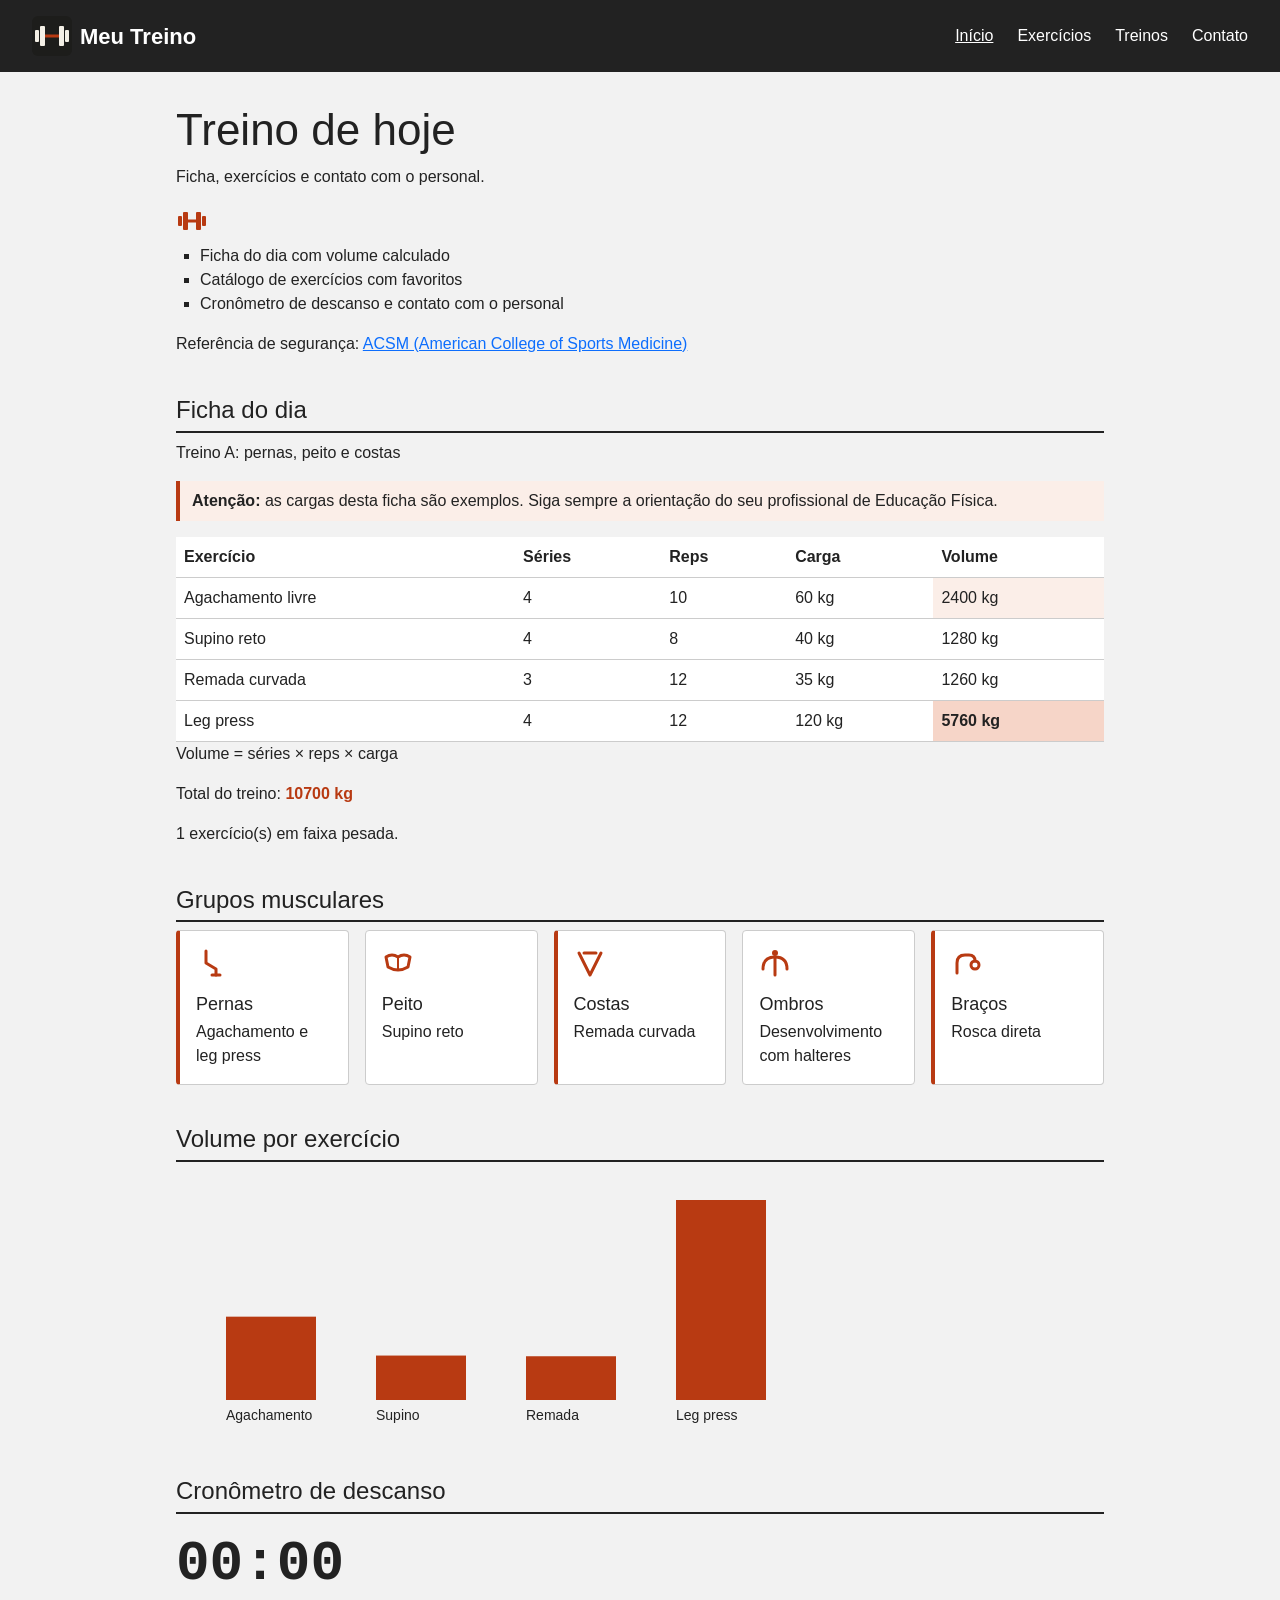
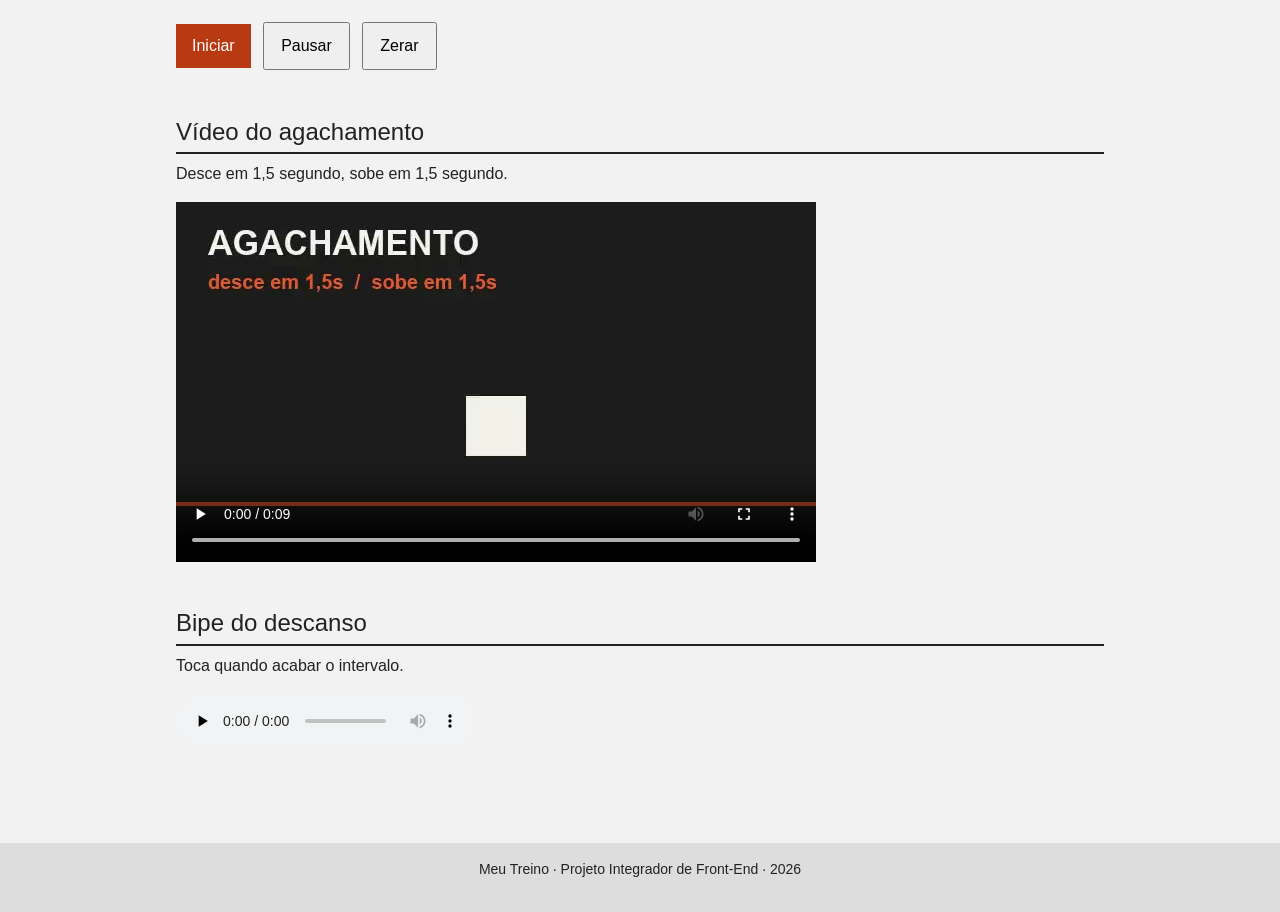
<file: index.html>
<!DOCTYPE html>
<html lang="pt-BR">
<head>
  <meta charset="UTF-8">
  <meta name="viewport" content="width=device-width, initial-scale=1.0">
  <title>Meu Treino</title>
  <link rel="icon" href="assets/images/logo.svg" type="image/svg+xml">
  <link rel="stylesheet" href="css/reset.css">
  <link rel="stylesheet" href="css/style.css">
  <script src="js/script.js" defer></script>
</head>
<body>
  <a class="pular" href="#conteudo">Pular para o conteúdo</a>
  <header class="topo">
    <a href="index.html" class="marca">
      <svg class="logo" width="40" height="40" viewBox="0 0 40 40" role="img" aria-labelledby="logo-titulo">
        <title id="logo-titulo">Logotipo Meu Treino</title>
        <rect width="40" height="40" rx="6" fill="#1d1d1b"/><rect x="3" y="14" width="4" height="12" rx="1" fill="#f3efe6"/><rect x="8" y="10" width="5" height="20" rx="1" fill="#f3efe6"/><rect x="13" y="18.5" width="14" height="3" fill="#b83a12"/><rect x="27" y="10" width="5" height="20" rx="1" fill="#f3efe6"/><rect x="33" y="14" width="4" height="12" rx="1" fill="#f3efe6"/>
      </svg>
      Meu Treino
    </a>
    <button type="button" class="menu-toggle" aria-expanded="false" aria-controls="menu-principal">Menu</button>
    <nav class="menu" id="menu-principal">
        <a href="index.html" class="ativo" aria-current="page">Início</a>
        <a href="exercicios.html">Exercícios</a>
        <div class="dropdown">
          <a href="index.html#ficha">Treinos</a>
          <div class="submenu">
            <a href="index.html#ficha">Ficha do dia</a>
            <a href="index.html#cronometro">Cronômetro</a>
          </div>
        </div>
        <a href="contato.html">Contato</a>
    </nav>
  </header>

  <main class="conteudo" id="conteudo" tabindex="-1">
    <section>
      <h1>Treino de hoje</h1>
      <p>Ficha, exercícios e contato com o personal.</p>
      <img src="assets/images/icone-geral.svg" alt="Ícone de barra de musculação" width="32" height="32">
      <ul>
        <li>Ficha do dia com volume calculado</li>
        <li>Catálogo de exercícios com favoritos</li>
        <li>Cronômetro de descanso e contato com o personal</li>
      </ul>
      <p>Referência de segurança: <a href="https://www.acsm.org/" target="_blank" rel="noopener noreferrer">ACSM (American College of Sports Medicine)</a></p>
    </section>

    <section id="ficha">
      <h2>Ficha do dia</h2>
      <p>Treino A: pernas, peito e costas</p>
      <p class="aviso-saude"><strong>Atenção:</strong> as cargas desta ficha são exemplos. Siga sempre a orientação do seu profissional de Educação Física.</p>
      <table class="ficha">
        <thead>
          <tr>
            <th>Exercício</th>
            <th>Séries</th>
            <th>Reps</th>
            <th>Carga</th>
            <th>Volume</th>
          </tr>
        </thead>
        <tbody>
          <tr><td>Agachamento livre</td><td>4</td><td>10</td><td>60 kg</td><td class="volume">–</td></tr>
          <tr><td>Supino reto</td><td>4</td><td>8</td><td>40 kg</td><td class="volume">–</td></tr>
          <tr><td>Remada curvada</td><td>3</td><td>12</td><td>35 kg</td><td class="volume">–</td></tr>
          <tr><td>Leg press</td><td>4</td><td>12</td><td>120 kg</td><td class="volume">–</td></tr>
        </tbody>
      </table>
      <p>Volume = séries × reps × carga</p>
      <p class="total">Total do treino: <strong id="volume-total">–</strong></p>
      <p id="resumo-ficha"></p>
    </section>

    <section>
      <h2>Grupos musculares</h2>
      <div class="grade-grupos">
        <article class="grupo-card">
          <img src="assets/images/icone-pernas.svg" alt="" width="32" height="32">
          <h3>Pernas</h3>
          <p>Agachamento e leg press</p>
        </article>
        <article class="grupo-card">
          <img src="assets/images/icone-peito.svg" alt="" width="32" height="32">
          <h3>Peito</h3>
          <p>Supino reto</p>
        </article>
        <article class="grupo-card">
          <img src="assets/images/icone-costas.svg" alt="" width="32" height="32">
          <h3>Costas</h3>
          <p>Remada curvada</p>
        </article>
        <article class="grupo-card">
          <img src="assets/images/icone-ombros.svg" alt="" width="32" height="32">
          <h3>Ombros</h3>
          <p>Desenvolvimento com halteres</p>
        </article>
        <article class="grupo-card">
          <img src="assets/images/icone-bracos.svg" alt="" width="32" height="32">
          <h3>Braços</h3>
          <p>Rosca direta</p>
        </article>
      </div>
    </section>

    <section>
      <h2>Volume por exercício</h2>
      <!-- Canvas 2D: gráfico de barras desenhado pelo script.js. O texto entre as tags é o fallback -->
      <canvas id="grafico-volume" width="640" height="260" role="img" aria-label="Gráfico de barras do volume de cada exercício">
        Volume por exercício: Agachamento 2400 kg, Supino 1280 kg, Remada 1260 kg e Leg press 5760 kg.
      </canvas>
    </section>

    <section id="cronometro">
      <h2>Cronômetro de descanso</h2>
      <p class="cron-display" id="cron-display">00:00</p>
      <!-- aria-live só neste aviso: o leitor de tela fala ao iniciar, pausar e zerar, e não a cada segundo -->
      <p class="visualmente-oculto" id="cron-aviso" aria-live="polite"></p>
      <button type="button" class="primario" id="btn-iniciar">Iniciar</button>
      <button type="button" id="btn-pausar">Pausar</button>
      <button type="button" id="btn-zerar">Zerar</button>
    </section>

    <section>
      <h2>Vídeo do agachamento</h2>
      <p>Desce em 1,5 segundo, sobe em 1,5 segundo.</p>
      <!-- preload="metadata": carrega só duração e dimensões, para não gastar dados antes do clique (vídeo abaixo da dobra) -->
      <video controls preload="metadata" width="640" poster="assets/images/agachamento-poster.jpg">
        <source src="media/agachamento.webm" type="video/webm">
        <source src="media/agachamento.mp4" type="video/mp4">
        Seu navegador não reproduz vídeo.
      </video>
    </section>

    <section>
      <h2>Bipe do descanso</h2>
      <p>Toca quando acabar o intervalo.</p>
      <!-- preload="none": áudio curto e pouco usado, então nada é baixado até a pessoa dar play -->
      <audio controls preload="none">
        <source src="media/bipe-descanso.ogg" type="audio/ogg">
        <source src="media/bipe-descanso.mp3" type="audio/mpeg">
        Seu navegador não reproduz áudio.
      </audio>
    </section>
  </main>

  <footer class="rodape">
    <p>Meu Treino · Projeto Integrador de Front-End · 2026</p>
  </footer>

  <!-- Mini-analisador da Aula 09: roda pelo Console (F12) com analisarTreino() -->
  <script src="js/logica.js" defer></script>
</body>
</html>
</file>
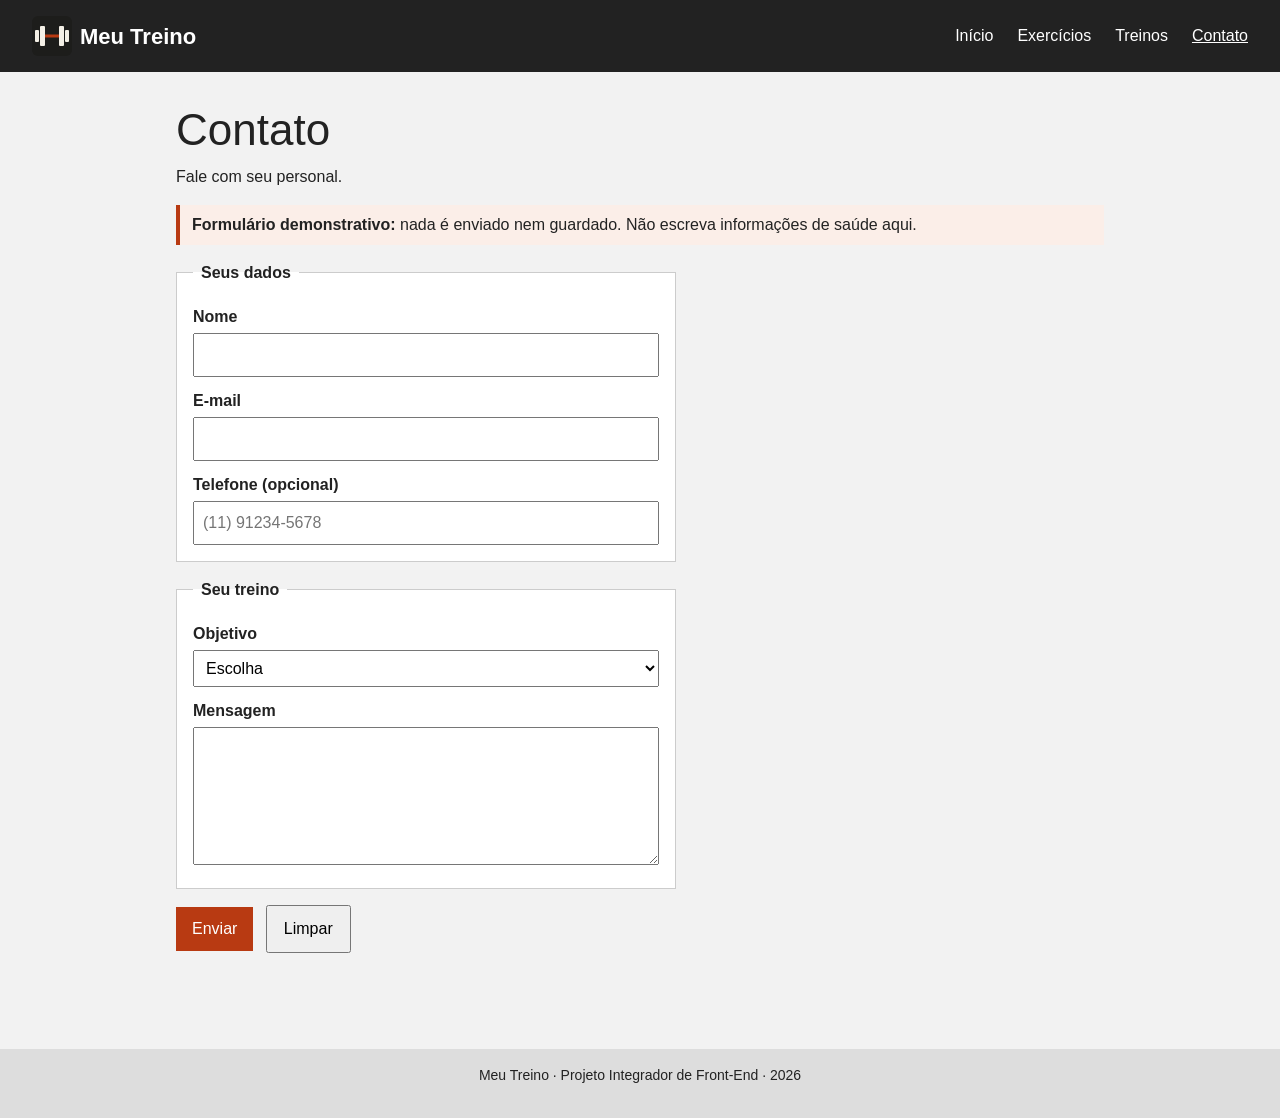
<file: contato.html>
<!DOCTYPE html>
<html lang="pt-BR">
<head>
  <meta charset="UTF-8">
  <meta name="viewport" content="width=device-width, initial-scale=1.0">
  <title>Contato | Meu Treino</title>
  <link rel="icon" href="assets/images/logo.svg" type="image/svg+xml">
  <link rel="stylesheet" href="css/reset.css">
  <link rel="stylesheet" href="css/style.css">
  <script src="js/script.js" defer></script>
</head>
<body>
  <a class="pular" href="#conteudo">Pular para o conteúdo</a>
  <header class="topo">
    <a href="index.html" class="marca">
      <svg class="logo" width="40" height="40" viewBox="0 0 40 40" role="img" aria-labelledby="logo-titulo">
        <title id="logo-titulo">Logotipo Meu Treino</title>
        <rect width="40" height="40" rx="6" fill="#1d1d1b"/><rect x="3" y="14" width="4" height="12" rx="1" fill="#f3efe6"/><rect x="8" y="10" width="5" height="20" rx="1" fill="#f3efe6"/><rect x="13" y="18.5" width="14" height="3" fill="#b83a12"/><rect x="27" y="10" width="5" height="20" rx="1" fill="#f3efe6"/><rect x="33" y="14" width="4" height="12" rx="1" fill="#f3efe6"/>
      </svg>
      Meu Treino
    </a>
    <button type="button" class="menu-toggle" aria-expanded="false" aria-controls="menu-principal">Menu</button>
    <nav class="menu" id="menu-principal">
        <a href="index.html">Início</a>
        <a href="exercicios.html">Exercícios</a>
        <div class="dropdown">
          <a href="index.html#ficha">Treinos</a>
          <div class="submenu">
            <a href="index.html#ficha">Ficha do dia</a>
            <a href="index.html#cronometro">Cronômetro</a>
          </div>
        </div>
        <a href="contato.html" class="ativo" aria-current="page">Contato</a>
    </nav>
  </header>

  <main class="conteudo" id="conteudo" tabindex="-1">
    <section>
      <h1>Contato</h1>
      <p>Fale com seu personal.</p>
      <p class="aviso-saude"><strong>Formulário demonstrativo:</strong> nada é enviado nem guardado. Não escreva informações de saúde aqui.</p>

      <form id="form-contato" action="#" method="post">
        <fieldset>
          <legend>Seus dados</legend>

          <label for="nome">Nome</label>
          <input type="text" id="nome" name="nome" required>

          <label for="email">E-mail</label>
          <input type="email" id="email" name="email" required>

          <label for="telefone">Telefone (opcional)</label>
          <input type="tel" id="telefone" name="telefone" placeholder="(11) 91234-5678"
                 pattern="\(\d{2}\) \d{4,5}-\d{4}" title="Formato: (11) 91234-5678">
        </fieldset>

        <fieldset>
          <legend>Seu treino</legend>

          <label for="objetivo">Objetivo</label>
          <select id="objetivo" name="objetivo" required>
            <option value="">Escolha</option>
            <option value="hipertrofia">Ganhar massa</option>
            <option value="emagrecimento">Emagrecer</option>
            <option value="condicionamento">Condicionamento</option>
            <option value="saude">Saúde</option>
          </select>

          <label for="mensagem">Mensagem</label>
          <textarea id="mensagem" name="mensagem" rows="5" required></textarea>
        </fieldset>

        <button type="submit" class="primario">Enviar</button>
        <button type="reset">Limpar</button>
        <p id="aviso-contato" role="status"></p>
      </form>
    </section>
  </main>

  <footer class="rodape">
    <p>Meu Treino · Projeto Integrador de Front-End · 2026</p>
  </footer>
</body>
</html>
</file>
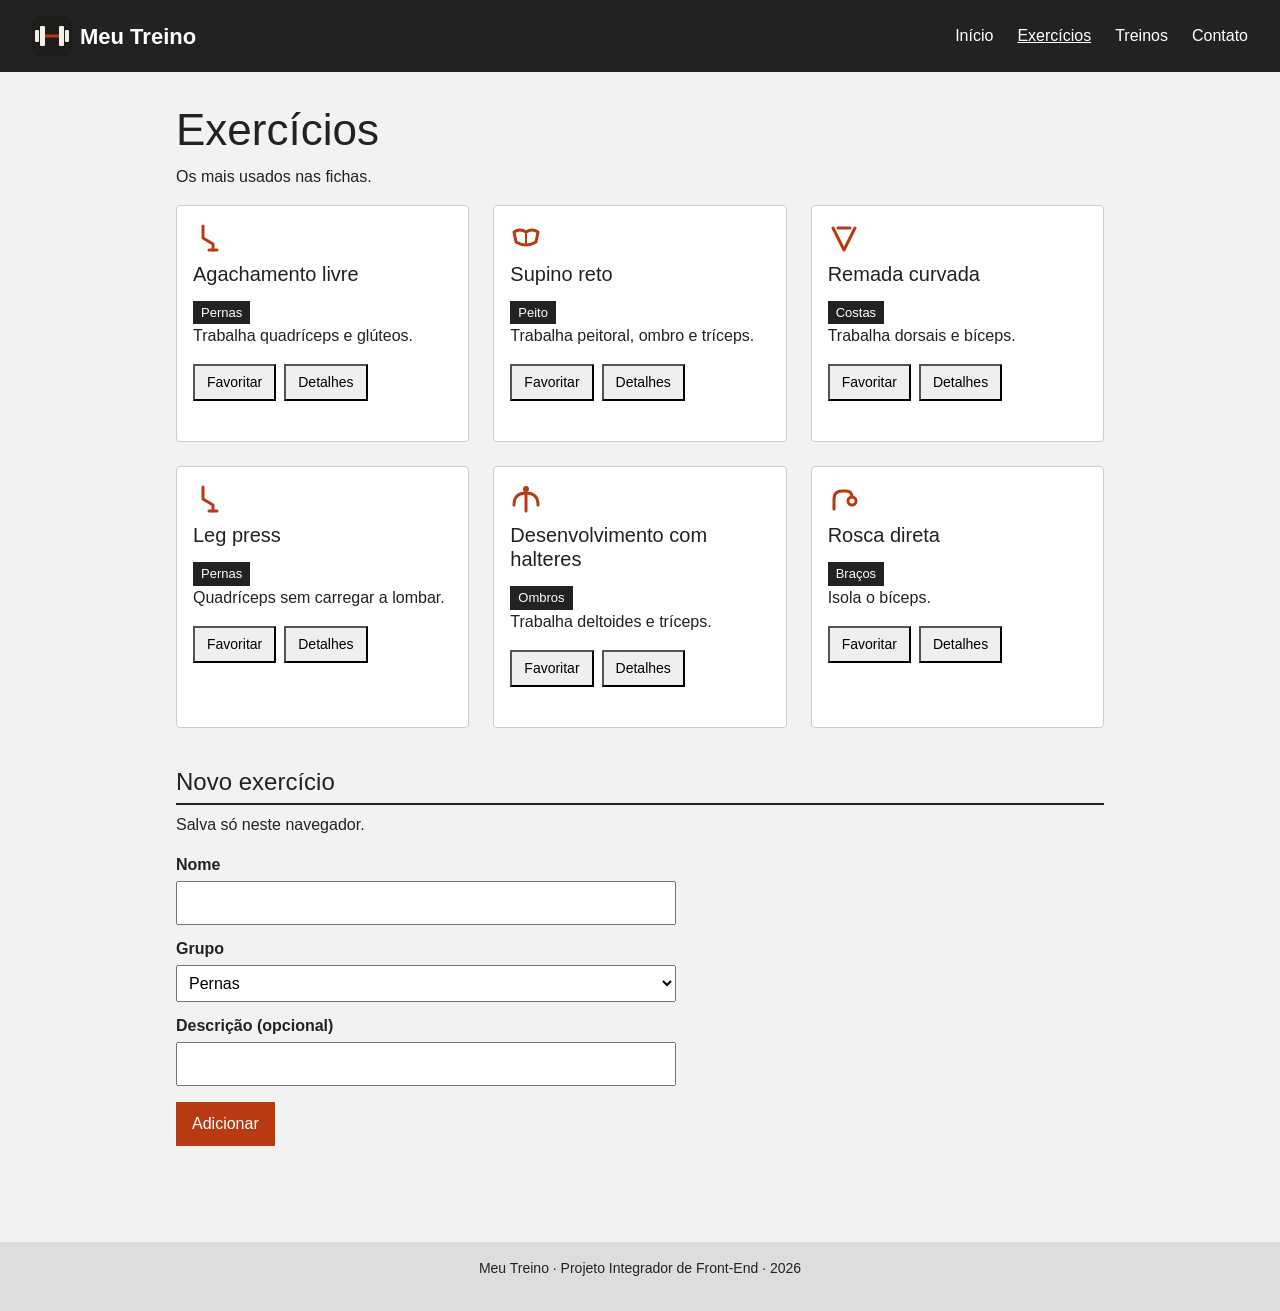
<file: exercicios.html>
<!DOCTYPE html>
<html lang="pt-BR">
<head>
  <meta charset="UTF-8">
  <meta name="viewport" content="width=device-width, initial-scale=1.0">
  <title>Exercícios | Meu Treino</title>
  <link rel="icon" href="assets/images/logo.svg" type="image/svg+xml">
  <link rel="stylesheet" href="https://cdn.jsdelivr.net/npm/bootstrap@5.3.3/dist/css/bootstrap.min.css" integrity="sha384-QWTKZyjpPEjISv5WaRU9OFeRpok6YctnYmDr5pNlyT2bRjXh0JMhjY6hW+ALEwIH" crossorigin="anonymous">
  <link rel="stylesheet" href="css/reset.css">
  <link rel="stylesheet" href="css/style.css">
  <script src="https://cdn.jsdelivr.net/npm/bootstrap@5.3.3/dist/js/bootstrap.bundle.min.js" integrity="sha384-YvpcrYf0tY3lHB60NNkmXc5s9fDVZLESaAA55NDzOxhy9GkcIdslK1eN7N6jIeHz" crossorigin="anonymous" defer></script>
  <script src="js/script.js" defer></script>
</head>
<body>
  <a class="pular" href="#conteudo">Pular para o conteúdo</a>
  <header class="topo">
    <a href="index.html" class="marca">
      <svg class="logo" width="40" height="40" viewBox="0 0 40 40" role="img" aria-labelledby="logo-titulo">
        <title id="logo-titulo">Logotipo Meu Treino</title>
        <rect width="40" height="40" rx="6" fill="#1d1d1b"/><rect x="3" y="14" width="4" height="12" rx="1" fill="#f3efe6"/><rect x="8" y="10" width="5" height="20" rx="1" fill="#f3efe6"/><rect x="13" y="18.5" width="14" height="3" fill="#b83a12"/><rect x="27" y="10" width="5" height="20" rx="1" fill="#f3efe6"/><rect x="33" y="14" width="4" height="12" rx="1" fill="#f3efe6"/>
      </svg>
      Meu Treino
    </a>
    <button type="button" class="menu-toggle" aria-expanded="false" aria-controls="menu-principal">Menu</button>
    <nav class="menu" id="menu-principal">
        <a href="index.html">Início</a>
        <a href="exercicios.html" class="ativo" aria-current="page">Exercícios</a>
        <div class="dropdown">
          <a href="index.html#ficha">Treinos</a>
          <div class="submenu">
            <a href="index.html#ficha">Ficha do dia</a>
            <a href="index.html#cronometro">Cronômetro</a>
          </div>
        </div>
        <a href="contato.html">Contato</a>
    </nav>
  </header>

  <main class="conteudo" id="conteudo" tabindex="-1">
    <section>
      <h1>Exercícios</h1>
      <p>Os mais usados nas fichas.</p>
      <div id="lista-exercicios" class="row g-4"></div>
    </section>

    <section>
      <h2>Novo exercício</h2>
      <p>Salva só neste navegador.</p>
      <form id="form-exercicio">
        <label for="novo-nome">Nome</label>
        <input type="text" id="novo-nome" name="nome" maxlength="40" required>

        <label for="novo-grupo">Grupo</label>
        <select id="novo-grupo" name="grupo">
          <option value="Pernas">Pernas</option>
          <option value="Peito">Peito</option>
          <option value="Costas">Costas</option>
          <option value="Ombros">Ombros</option>
          <option value="Braços">Braços</option>
          <option value="Outro">Outro</option>
        </select>

        <label for="nova-descricao">Descrição (opcional)</label>
        <input type="text" id="nova-descricao" name="descricao" maxlength="80">

        <button type="submit" class="primario">Adicionar</button>
        <p id="aviso"></p>
      </form>
    </section>
  </main>

  <!-- Modal do Bootstrap: o JavaScript preenche com os dados do exercício clicado -->
  <div class="modal fade" id="modal-exercicio" tabindex="-1" aria-labelledby="modal-titulo" aria-hidden="true">
    <div class="modal-dialog modal-dialog-centered">
      <div class="modal-content">
        <div class="modal-header">
          <h2 class="modal-title" id="modal-titulo">Exercício</h2>
          <button type="button" class="btn-close" data-bs-dismiss="modal" aria-label="Fechar"></button>
        </div>
        <div class="modal-body">
          <p class="grupo" id="modal-grupo"></p>
          <p id="modal-descricao"></p>
          <h3>Como executar</h3>
          <p id="modal-execucao"></p>
        </div>
        <div class="modal-footer">
          <button type="button" data-bs-dismiss="modal">Fechar</button>
        </div>
      </div>
    </div>
  </div>

  <footer class="rodape">
    <p>Meu Treino · Projeto Integrador de Front-End · 2026</p>
  </footer>
</body>
</html>
</file>
<file: css/style.css>
/* Variáveis: cores, espaçamento e raio ficam num lugar só */
:root {
  --cor-escura: #222;
  --cor-clara: #f2f2f2;
  --cor-destaque: #b83a12;
  --cor-borda: #ccc;
  --espaco: 16px;
  --raio: 4px;
}

body {
  font-family: Arial, sans-serif;
  background-color: var(--cor-clara);
  color: var(--cor-escura);
  /* rem: o tamanho acompanha a preferência de fonte do usuário */
  font-size: 1rem;
}

.topo {
  background-color: var(--cor-escura);
  padding: 16px 32px;
  display: flex;
  justify-content: space-between;
  align-items: center;
}

.marca {
  color: white;
  font-size: 1.375rem;
  font-weight: bold;
  text-decoration: none;
  display: flex;
  align-items: center;
}

.marca img {
  margin-right: 8px;
}

/* Combinador descendente: só os links que estão dentro do menu do topo */
.topo .menu a:link,
.topo .menu a:visited {
  color: white;
  text-decoration: none;
  margin-left: 24px;
}

/* Ordem dos estados: :link, :visited, :hover, :active (LVHA) */
.topo .menu a:hover {
  text-decoration: underline;
}

.topo .menu a:active {
  color: var(--cor-clara);
}

.conteudo {
  max-width: 960px;
  margin: 0 auto;
  padding: 32px var(--espaco) 48px;
}

section {
  margin-bottom: 40px;
}

h1 {
  font-size: 2.25rem;
}

h2 {
  font-size: 1.5rem;
  border-bottom: 2px solid var(--cor-escura);
  padding-bottom: 6px;
}

/* Lista da home: bullet quadrado, com recuo para o texto não encostar na borda */
ul {
  list-style-type: square;
  padding-left: 24px;
}

table {
  width: 100%;
  background-color: white;
  border-collapse: collapse;
}

th,
td {
  text-align: left;
  padding: 8px;
  border-bottom: 1px solid var(--cor-borda);
}

/* ID: elemento único da página (total do treino) */
#volume-total {
  color: var(--cor-destaque);
}

.total {
  margin-top: var(--espaco);
}

.cron-display {
  font-size: 3.5rem;
  font-family: "Courier New", monospace;
  font-weight: bold;
  margin: 8px 0 16px;
}

/* Cartão de exercício: ocupa a altura toda da coluna do Bootstrap */
.cartao {
  height: 100%;
  background-color: white;
  border: 1px solid var(--cor-borda);
  border-radius: var(--raio);
  padding: var(--espaco);
  margin-bottom: var(--espaco);
}

.cartao h2 {
  font-size: 1.25rem;
  border-bottom: none;
  margin: 8px 0;
}

.grupo {
  background-color: var(--cor-escura);
  color: white;
  display: inline-block;
  padding: 2px 8px;
  font-size: 0.8125rem;
}

.modal-title {
  font-size: 1.375rem;
  border-bottom: none;
  padding-bottom: 0;
}

form {
  max-width: 500px;
}

label {
  display: block;
  font-weight: bold;
  margin-top: 12px;
  margin-bottom: 4px;
}

input,
select,
textarea {
  width: 100%;
  padding: 8px;
  font-size: 1rem;
  box-sizing: border-box;
}

form button {
  margin-top: var(--espaco);
}

button {
  padding: 10px 16px;
  font-size: 1rem;
  cursor: pointer;
  margin-right: 8px;
  margin-bottom: 8px;
}

.botao-favorito,
.botao-detalhes {
  padding: 6px 12px;
  font-size: 0.875rem;
}

/* o X do modal é do Bootstrap: sem o padding e a margem do botão geral */
.btn-close {
  padding: 0;
  margin: 0;
}

.primario {
  background-color: var(--cor-destaque);
  color: white;
  border: none;
}

.rodape {
  background-color: #ddd;
  text-align: center;
  padding: var(--espaco);
  font-size: 0.875rem;
}

fieldset {
  border: 1px solid var(--cor-borda);
  background-color: white;
  padding: 8px 16px 16px;
  margin: var(--espaco) 0 0;
}

legend {
  font-weight: bold;
  padding: 0 8px;
}

canvas {
  max-width: 100%;
  height: auto;
}

.logo {
  margin-right: 8px;
}

/* Grade responsiva sem media query: as colunas aparecem sozinhas conforme a largura */
.grade-grupos {
  display: grid;
  grid-template-columns: repeat(auto-fit, minmax(160px, 1fr));
  gap: var(--espaco);
}

.grupo-card {
  background-color: white;
  border: 1px solid var(--cor-borda);
  border-radius: var(--raio);
  padding: var(--espaco);
  /* transform (e não top/margin) para o hover animar sem recalcular o layout */
  transition: transform 0.2s;
}

.grupo-card:hover {
  transform: translateY(-4px);
}

/* Pseudo-classe estrutural: cards em posição ímpar ganham a faixa de destaque */
.grupo-card:nth-child(odd) {
  border-left: 4px solid var(--cor-destaque);
}

.grupo-card h3 {
  margin: 8px 0 4px;
  font-size: 1.125rem;
}

.grupo-card p {
  margin: 0;
}

/* Responsivo: em telas pequenas a barra do topo empilha em coluna */
@media (max-width: 600px) {
  .topo {
    flex-direction: column;
    gap: 8px;
    padding: var(--espaco);
  }

  .topo .menu a:link,
  .topo .menu a:visited {
    margin-left: 0;
    margin-right: 16px;
  }
}

@media (min-width: 900px) {
  h1 {
    font-size: 2.75rem;
  }
}

/* Topo fixo ao rolar. z-index só disputa dentro do mesmo contexto de empilhamento;
   o topo é o único elemento posicionado acima do conteúdo, então 10 basta */
.topo {
  position: sticky;
  top: 0;
  z-index: 10;
}

.menu-toggle {
  display: none;
}

.menu {
  display: flex;
  align-items: center;
}

.topo .menu a.ativo {
  text-decoration: underline;
}

/* Dropdown: position relative no pai; o submenu cola no pai (top: 100%) para não ter buraco no hover */
.dropdown {
  position: relative;
  margin-left: 24px;
}

.dropdown > a {
  margin-left: 0;
}

.submenu {
  display: none;
  position: absolute;
  top: 100%;
  left: 0;
  flex-direction: column;
  min-width: 180px;
  background-color: var(--cor-escura);
  z-index: 10;
}

.submenu a {
  padding: 8px 16px;
  color: white;
  text-decoration: none;
}

.dropdown:hover .submenu,
.dropdown:focus-within .submenu {
  display: flex;
}

@media (max-width: 600px) {
  .menu-toggle {
    display: block;
    align-self: flex-end;
    background-color: transparent;
    color: white;
    border: 1px solid white;
    margin: 0;
  }

  .menu {
    display: none;
    flex-direction: column;
    align-items: stretch;
    width: 100%;
  }

  .menu.aberto {
    display: flex;
  }

  .dropdown {
    margin-left: 0;
  }

  .submenu {
    position: static;
    display: flex;
  }

  .submenu a {
    padding-left: 24px;
  }
}

/* Faixas de volume: o JavaScript escolhe a classe, o CSS decide a aparência */
.faixa-pesado {
  background-color: #f6d5c8;
  font-weight: bold;
}

.faixa-medio {
  background-color: #fbeee8;
}

/* Link de pular: fica fora da tela até receber foco pelo Tab */
.pular {
  position: absolute;
  left: -9999px;
  top: 8px;
  background-color: white;
  color: var(--cor-escura);
  padding: 8px 16px;
  z-index: 20;
}

.pular:focus {
  left: 8px;
}

/* Foco visível em tudo que é interativo, sem remover o contorno */
:focus-visible {
  outline: 3px solid var(--cor-destaque);
  outline-offset: 2px;
}

/* Links do dropdown: zera a margem herdada do menu para alinhar o submenu e o item "Treinos" */
.topo .menu .dropdown > a:link,
.topo .menu .dropdown > a:visited,
.topo .menu .submenu a:link,
.topo .menu .submenu a:visited {
  margin-left: 0;
}

video {
  max-width: 100%;
  height: auto;
}

/* No topo escuro o contorno laranja fica com contraste 2,77:1 (WCAG pede 3:1); branco resolve */
.topo :focus-visible {
  outline-color: white;
}

/* Aviso de saúde e de formulário demonstrativo */
.aviso-saude {
  background-color: #fbeee8;
  border-left: 4px solid var(--cor-destaque);
  padding: 8px 12px;
}

/* Some da tela, mas continua sendo lido pelo leitor de tela */
.visualmente-oculto {
  position: absolute;
  width: 1px;
  height: 1px;
  overflow: hidden;
  clip: rect(0 0 0 0);
  white-space: nowrap;
}
</file>
